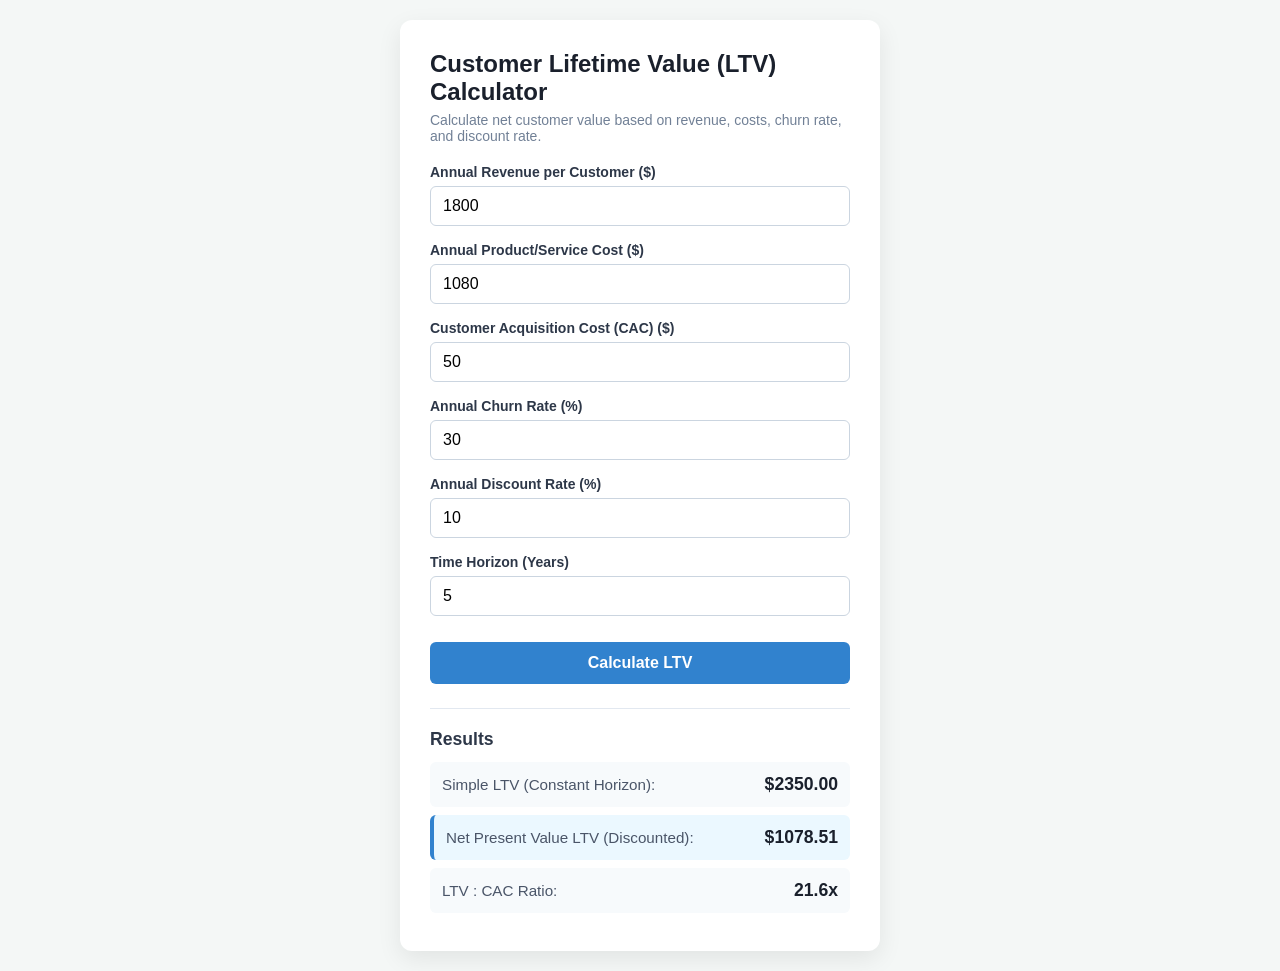
<file: ltv-calc/index.html>
<!DOCTYPE html>
<html lang="en">
<head>
  <meta charset="UTF-8">
  <meta name="viewport" content="width=device-width, initial-scale=1.0">
  <title>Customer Lifetime Value (LTV) Calculator</title>
  <link rel="stylesheet" href="styles.css">
</head>
<body>
  <div class="calculator-container">
    <h2>Customer Lifetime Value (LTV) Calculator</h2>
    <p class="subtitle">Calculate net customer value based on revenue, costs, churn rate, and discount rate.</p>
    
    <form id="ltv-form">
      <div class="input-group">
        <label for="annualRevenue">Annual Revenue per Customer ($)</label>
        <input type="number" id="annualRevenue" value="1800" step="0.01" required>
      </div>

      <div class="input-group">
        <label for="productCost">Annual Product/Service Cost ($)</label>
        <input type="number" id="productCost" value="1080" step="0.01" required>
      </div>

      <div class="input-group">
        <label for="cac">Customer Acquisition Cost (CAC) ($)</label>
        <input type="number" id="cac" value="50" step="0.01" required>
      </div>

      <div class="input-group">
        <label for="churnRate">Annual Churn Rate (%)</label>
        <input type="number" id="churnRate" value="30" step="0.1" min="0.1" max="100" required>
      </div>

      <div class="input-group">
        <label for="discountRate">Annual Discount Rate (%)</label>
        <input type="number" id="discountRate" value="10" step="0.1" min="0" required>
      </div>

      <div class="input-group">
        <label for="timeHorizon">Time Horizon (Years)</label>
        <input type="number" id="timeHorizon" value="5" min="1" max="20" required>
      </div>

      <button type="button" onclick="calculateLTV()">Calculate LTV</button>
    </form>

    <div class="results-container" id="results" style="display:none;">
      <h3>Results</h3>
      <div class="result-card">
        <span>Simple LTV (Constant Horizon):</span>
        <strong id="simpleLTV">$0.00</strong>
      </div>
      <div class="result-card highlight">
        <span>Net Present Value LTV (Discounted):</span>
        <strong id="npvLTV">$0.00</strong>
      </div>
      <div class="result-card">
        <span>LTV : CAC Ratio:</span>
        <strong id="ltvCacRatio">0.0x</strong>
      </div>
    </div>
  </div>

  <script src="script.js"></script>
</body>
</html>
</file>
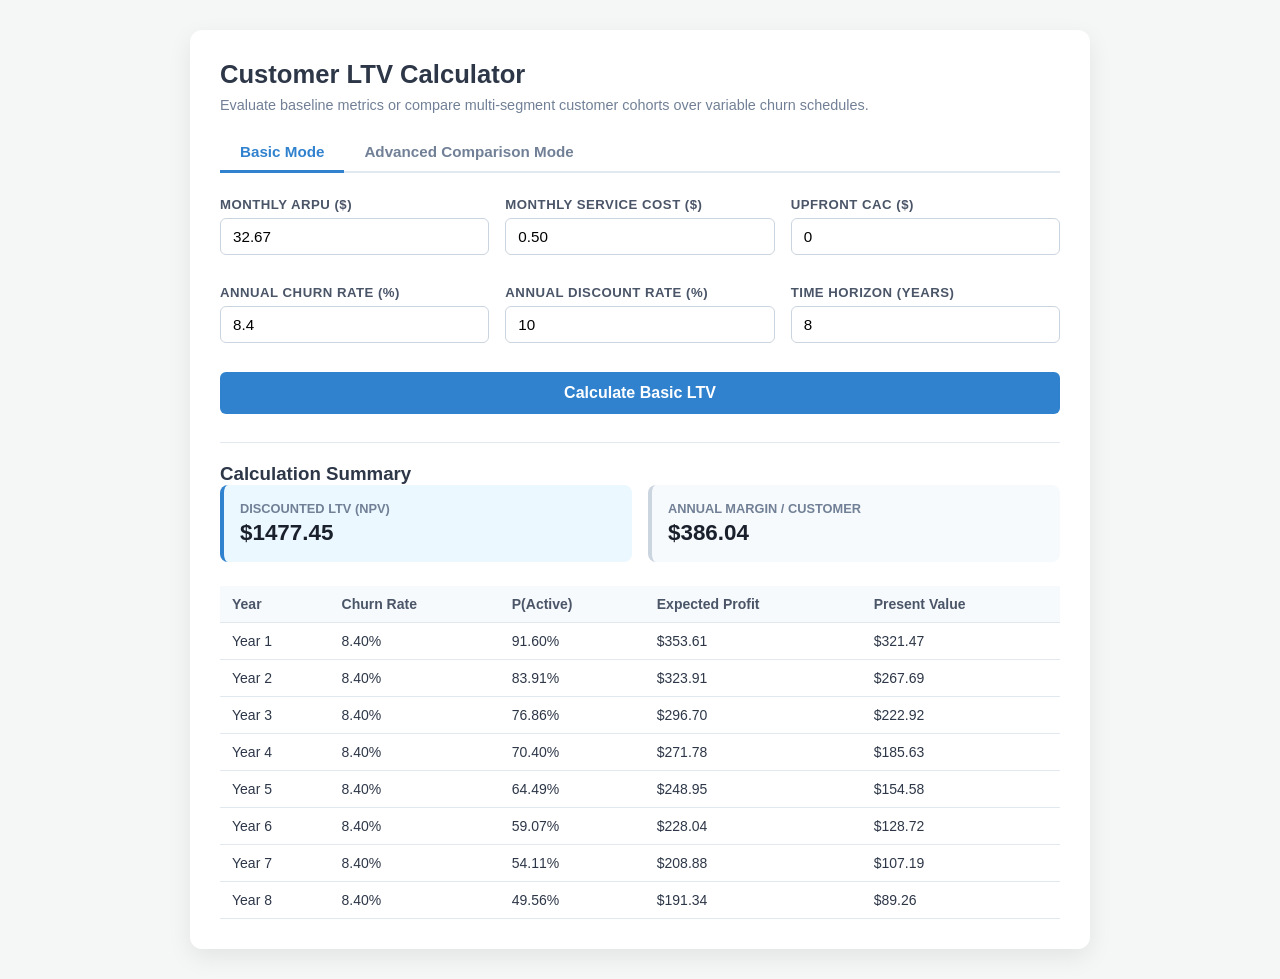
<file: ltv-calc/staging/calc-advanced.html>
<!DOCTYPE html>
<html lang="en">
<head>
  <meta charset="UTF-8">
  <meta name="viewport" content="width=device-width, initial-scale=1.0">
  <title>Customer LTV Calculator - Basic & Advanced</title>
  <style>
    * { box-sizing: border-box; margin: 0; padding: 0; font-family: -apple-system, BlinkMacSystemFont, "Segoe UI", Roboto, sans-serif; }
    body { background-color: #f4f7f6; padding: 30px 15px; color: #2d3748; }
    .calculator-card { background: #ffffff; max-width: 900px; margin: 0 auto; padding: 30px; border-radius: 12px; box-shadow: 0 8px 24px rgba(0,0,0,0.08); }
    h2 { margin-bottom: 8px; font-size: 1.6rem; }
    p.subtitle { color: #718096; font-size: 0.9rem; margin-bottom: 20px; }
    
    /* Mode Navigation Tabs */
    .nav-tabs { display: flex; border-bottom: 2px solid #e2e8f0; margin-bottom: 24px; }
    .tab-btn { padding: 10px 20px; border: none; background: none; font-weight: 600; font-size: 0.95rem; color: #718096; cursor: pointer; border-bottom: 3px solid transparent; margin-bottom: -2px; }
    .tab-btn.active { color: #3182ce; border-bottom-color: #3182ce; }

    /* Form Layouts */
    .grid-2 { display: grid; grid-template-columns: 1fr 1fr; gap: 20px; }
    .grid-3 { display: grid; grid-template-columns: 1fr 1fr 1fr; gap: 16px; }
    .form-group { margin-bottom: 14px; }
    label { display: block; font-size: 0.825rem; font-weight: 600; text-transform: uppercase; letter-spacing: 0.5px; color: #4a5568; margin-bottom: 6px; }
    input { width: 100%; padding: 9px 12px; border: 1px solid #cbd5e0; border-radius: 6px; font-size: 0.95rem; }
    .help-text { font-size: 0.75rem; color: #a0aec0; margin-top: 4px; }

    button.calc-btn { width: 100%; padding: 12px; background-color: #3182ce; color: white; border: none; border-radius: 6px; font-size: 1rem; font-weight: 600; cursor: pointer; margin-top: 15px; transition: background 0.2s; }
    button.calc-btn:hover { background-color: #2b6cb0; }

    /* Results Dashboard */
    .results-panel { margin-top: 28px; padding-top: 20px; border-top: 1px solid #e2e8f0; }
    .metrics-summary { display: grid; grid-template-columns: repeat(auto-fit, minmax(200px, 1fr)); gap: 16px; margin-bottom: 24px; }
    .metric-card { background: #f7fafc; padding: 16px; border-radius: 8px; border-left: 4px solid #cbd5e0; }
    .metric-card.accent { border-left-color: #3182ce; background: #ebf8ff; }
    .metric-card.success { border-left-color: #38a169; background: #f0fff4; }
    .metric-card span { display: block; font-size: 0.8rem; text-transform: uppercase; color: #718096; font-weight: 600; }
    .metric-card strong { font-size: 1.4rem; color: #1a202c; display: block; margin-top: 4px; }

    /* Tables */
    .table-container { overflow-x: auto; margin-top: 16px; }
    table { width: 100%; border-collapse: collapse; text-align: left; font-size: 0.875rem; }
    th, td { padding: 10px 12px; border-bottom: 1px solid #e2e8f0; }
    th { background-color: #f7fafc; color: #4a5568; font-weight: 600; }
  </style>
</head>
<body>

<div class="calculator-card">
  <h2>Customer LTV Calculator</h2>
  <p class="subtitle">Evaluate baseline metrics or compare multi-segment customer cohorts over variable churn schedules.</p>

  <!-- Mode Selector -->
  <div class="nav-tabs">
    <button class="tab-btn active" id="tab-basic" onclick="switchMode('basic')">Basic Mode</button>
    <button class="tab-btn" id="tab-advanced" onclick="switchMode('advanced')">Advanced Comparison Mode</button>
  </div>

  <!-- BASIC MODE FORM -->
  <div id="mode-basic">
    <div class="grid-3">
      <div class="form-group">
        <label>Monthly ARPU ($)</label>
        <input type="number" id="b-arpu" value="32.67" step="0.01">
      </div>
      <div class="form-group">
        <label>Monthly Service Cost ($)</label>
        <input type="number" id="b-cost" value="0.50" step="0.01">
      </div>
      <div class="form-group">
        <label>Upfront CAC ($)</label>
        <input type="number" id="b-cac" value="0" step="0.01">
      </div>
      <div class="form-group">
        <label>Annual Churn Rate (%)</label>
        <input type="number" id="b-churn" value="8.4" step="0.1">
      </div>
      <div class="form-group">
        <label>Annual Discount Rate (%)</label>
        <input type="number" id="b-discount" value="10" step="0.1">
      </div>
      <div class="form-group">
        <label>Time Horizon (Years)</label>
        <input type="number" id="b-horizon" value="8" min="1" max="15">
      </div>
    </div>
    <button class="calc-btn" onclick="calculateBasic()">Calculate Basic LTV</button>
  </div>

  <!-- ADVANCED MODE FORM -->
  <div id="mode-advanced" style="display: none;">
    <div class="grid-3" style="margin-bottom: 15px;">
      <div class="form-group">
        <label>Annual Discount Rate (%)</label>
        <input type="number" id="a-discount" value="10" step="0.1">
      </div>
      <div class="form-group">
        <label>Time Horizon (Years)</label>
        <input type="number" id="a-horizon" value="8" min="1" max="12" onchange="adjustYears()">
      </div>
    </div>

    <div class="grid-2">
      <!-- Segment A -->
      <div style="background: #faf5ff; padding: 16px; border-radius: 8px; border: 1px solid #e9d8fd;">
        <h4 style="margin-bottom: 12px; color: #6b46c1;">Segment A (e.g., Auto Pay)</h4>
        <div class="form-group">
          <label>Monthly ARPU ($)</label>
          <input type="number" id="segA-arpu" value="32.67" step="0.01">
        </div>
        <div class="form-group">
          <label>Monthly Cost ($)</label>
          <input type="number" id="segA-cost" value="0.50" step="0.01">
        </div>
        <div class="form-group">
          <label>Upfront CAC ($)</label>
          <input type="number" id="segA-cac" value="0" step="0.01">
        </div>
        <div class="form-group">
          <label>Annual Churn Schedule (%)</label>
          <input type="text" id="segA-churns" value="3.2, 7.0, 9.7, 10.3, 9.5, 7.8, 6.9, 5.9">
          <div class="help-text">Comma-separated churn % per year (1 to N)</div>
        </div>
      </div>

      <!-- Segment B -->
      <div style="background: #fffaf0; padding: 16px; border-radius: 8px; border: 1px solid #feebc8;">
        <h4 style="margin-bottom: 12px; color: #c05621;">Segment B (e.g., No Auto Pay)</h4>
        <div class="form-group">
          <label>Monthly ARPU ($)</label>
          <input type="number" id="segB-arpu" value="30.64" step="0.01">
        </div>
        <div class="form-group">
          <label>Monthly Cost ($)</label>
          <input type="number" id="segB-cost" value="0.50" step="0.01">
        </div>
        <div class="form-group">
          <label>Upfront CAC ($)</label>
          <input type="number" id="segB-cac" value="0" step="0.01">
        </div>
        <div class="form-group">
          <label>Annual Churn Schedule (%)</label>
          <input type="text" id="segB-churns" value="8.4, 12.2, 16.2, 15.4, 13.4, 12.0, 11.1, 9.6">
          <div class="help-text">Comma-separated churn % per year (1 to N)</div>
        </div>
      </div>
    </div>
    <button class="calc-btn" onclick="calculateAdvanced()">Compare Customer Segments</button>
  </div>

  <!-- RESULTS SECTION -->
  <div class="results-panel" id="results" style="display: none;">
    <h3>Calculation Summary</h3>
    <div class="metrics-summary" id="metrics-output"></div>
    <div class="table-container" id="table-output"></div>
  </div>
</div>

<script>
  let currentMode = 'basic';

  function switchMode(mode) {
    currentMode = mode;
    document.getElementById('tab-basic').classList.toggle('active', mode === 'basic');
    document.getElementById('tab-advanced').classList.toggle('active', mode === 'advanced');
    document.getElementById('mode-basic').style.display = mode === 'basic' ? 'block' : 'none';
    document.getElementById('mode-advanced').style.display = mode === 'advanced' ? 'block' : 'none';
    document.getElementById('results').style.display = 'none';
  }

  function calculateBasic() {
    const arpu = parseFloat(document.getElementById('b-arpu').value) || 0;
    const cost = parseFloat(document.getElementById('b-cost').value) || 0;
    const cac = parseFloat(document.getElementById('b-cac').value) || 0;
    const churn = (parseFloat(document.getElementById('b-churn').value) || 0) / 100;
    const discount = (parseFloat(document.getElementById('b-discount').value) || 0) / 100;
    const horizon = parseInt(document.getElementById('b-horizon').value) || 1;

    const annualMargin = (arpu - cost) * 12;
    let npvLTV = -cac;
    let activeProb = 1.0;
    let rowsHTML = '';

    for (let yr = 1; yr <= horizon; yr++) {
      activeProb *= (1 - churn);
      const expectedProfit = annualMargin * activeProb;
      const pv = expectedProfit / Math.pow(1 + discount, yr);
      npvLTV += pv;

      rowsHTML += `<tr>
        <td>Year ${yr}</td>
        <td>${(churn * 100).toFixed(2)}%</td>
        <td>${(activeProb * 100).toFixed(2)}%</td>
        <td>$${expectedProfit.toFixed(2)}</td>
        <td>$${pv.toFixed(2)}</td>
      </tr>`;
    }

    document.getElementById('metrics-output').innerHTML = `
      <div class="metric-card accent">
        <span>Discounted LTV (NPV)</span>
        <strong>$${npvLTV.toFixed(2)}</strong>
      </div>
      <div class="metric-card">
        <span>Annual Margin / Customer</span>
        <strong>$${annualMargin.toFixed(2)}</strong>
      </div>
    `;

    document.getElementById('table-output').innerHTML = `
      <table>
        <thead>
          <tr>
            <th>Year</th><th>Churn Rate</th><th>P(Active)</th><th>Expected Profit</th><th>Present Value</th>
          </tr>
        </thead>
        <tbody>${rowsHTML}</tbody>
      </table>`;
    
    document.getElementById('results').style.display = 'block';
  }

  function parseSchedule(inputStr, length) {
    const arr = inputStr.split(',').map(v => parseFloat(v.trim()) / 100 || 0);
    while (arr.length < length) arr.push(arr[arr.length - 1] || 0);
    return arr.slice(0, length);
  }

  function calculateAdvanced() {
    const horizon = parseInt(document.getElementById('a-horizon').value) || 1;
    const discount = (parseFloat(document.getElementById('a-discount').value) || 0) / 100;

    const segA = {
      arpu: parseFloat(document.getElementById('segA-arpu').value) || 0,
      cost: parseFloat(document.getElementById('segA-cost').value) || 0,
      cac: parseFloat(document.getElementById('segA-cac').value) || 0,
      churns: parseSchedule(document.getElementById('segA-churns').value, horizon)
    };

    const segB = {
      arpu: parseFloat(document.getElementById('segB-arpu').value) || 0,
      cost: parseFloat(document.getElementById('segB-cost').value) || 0,
      cac: parseFloat(document.getElementById('segB-cac').value) || 0,
      churns: parseSchedule(document.getElementById('segB-churns').value, horizon)
    };

    const marginA = (segA.arpu - segA.cost) * 12;
    const marginB = (segB.arpu - segB.cost) * 12;

    let ltvA = -segA.cac, ltvB = -segB.cac;
    let probA = 1.0, probB = 1.0;
    let rowsHTML = '';

    for (let yr = 1; yr <= horizon; yr++) {
      probA *= (1 - segA.churns[yr - 1]);
      probB *= (1 - segB.churns[yr - 1]);

      const expProfitA = marginA * probA;
      const expProfitB = marginB * probB;

      const pvA = expProfitA / Math.pow(1 + discount, yr);
      const pvB = expProfitB / Math.pow(1 + discount, yr);

      ltvA += pvA;
      ltvB += pvB;

      rowsHTML += `<tr>
        <td>Year ${yr}</td>
        <td>${(segA.churns[yr - 1] * 100).toFixed(1)}% / ${(segB.churns[yr - 1] * 100).toFixed(1)}%</td>
        <td>${(probA * 100).toFixed(1)}% / ${(probB * 100).toFixed(1)}%</td>
        <td>$${pvA.toFixed(2)}</td>
        <td>$${pvB.toFixed(2)}</td>
        <td><strong>+$${(pvA - pvB).toFixed(2)}</strong></td>
      </tr>`;
    }

    const deltaLTV = ltvA - ltvB;

    document.getElementById('metrics-output').innerHTML = `
      <div class="metric-card accent">
        <span>Segment A LTV</span>
        <strong>$${ltvA.toFixed(2)}</strong>
      </div>
      <div class="metric-card">
        <span>Segment B LTV</span>
        <strong>$${ltvB.toFixed(2)}</strong>
      </div>
      <div class="metric-card success">
        <span>Max Incentive / Delta</span>
        <strong>$${deltaLTV.toFixed(2)}</strong>
      </div>
    `;

    document.getElementById('table-output').innerHTML = `
      <table>
        <thead>
          <tr>
            <th>Year</th><th>Churn (A / B)</th><th>P(Active) (A / B)</th><th>PV Profit (A)</th><th>PV Profit (B)</th><th>PV Delta</th>
          </tr>
        </thead>
        <tbody>${rowsHTML}</tbody>
      </table>`;

    document.getElementById('results').style.display = 'block';
  }

  // Load basic mode by default
  window.onload = calculateBasic;
</script>
</body>
</html>
</file>
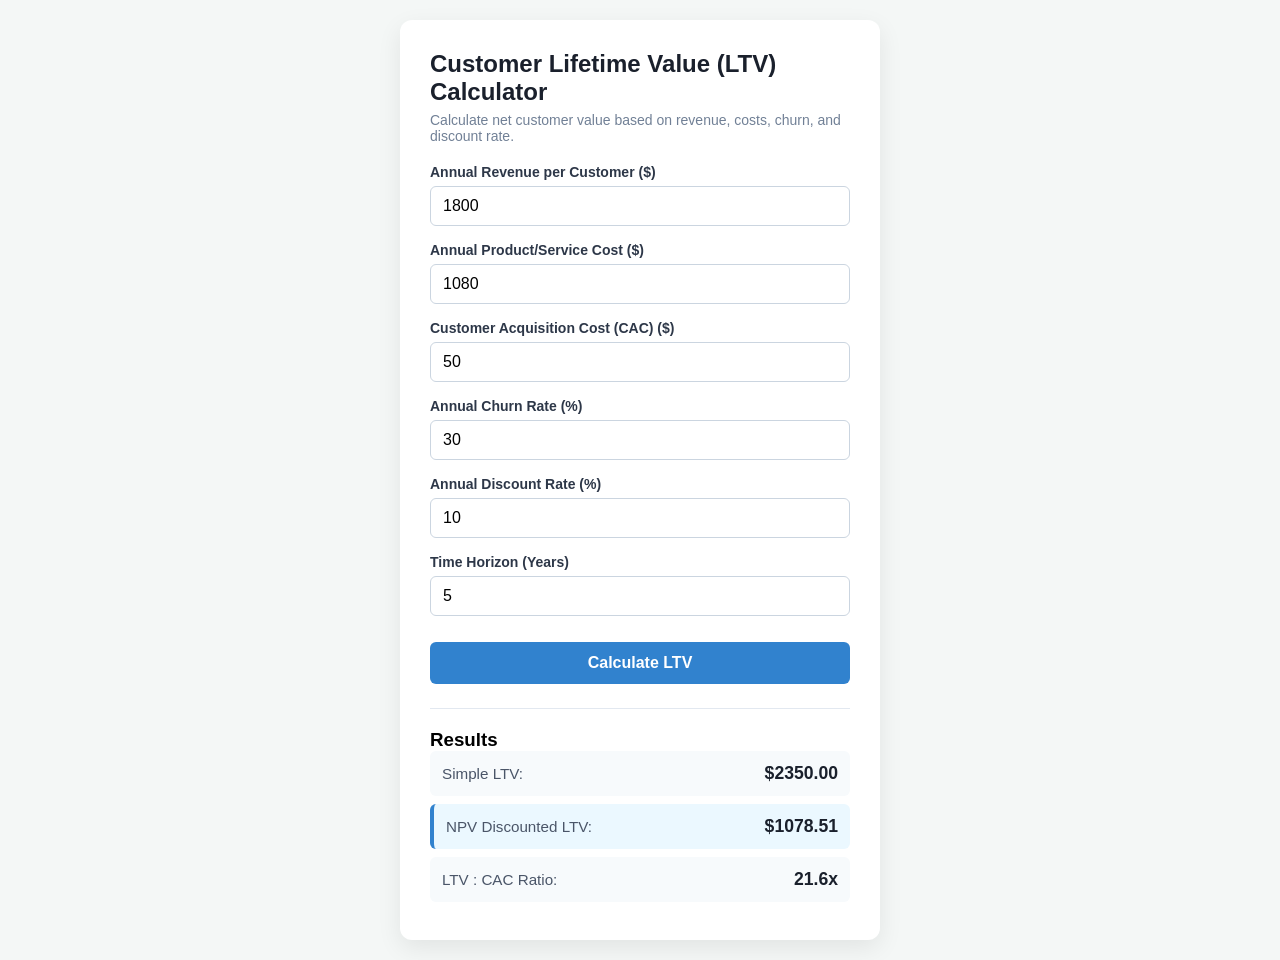
<file: ltv-calc/staging/calculator.html>
<!DOCTYPE html>
<html lang="en">
<head>
  <meta charset="UTF-8">
  <meta name="viewport" content="width=device-width, initial-scale=1.0">
  <title>Customer Lifetime Value (LTV) Calculator</title>
  <style>
    * { box-sizing: border-box; margin: 0; padding: 0; font-family: -apple-system, BlinkMacSystemFont, "Segoe UI", Roboto, sans-serif; }
    body { background-color: #f4f7f6; display: flex; justify-content: center; align-items: center; min-height: 100vh; padding: 20px; }
    .calculator-container { background: #ffffff; padding: 30px; border-radius: 12px; box-shadow: 0 8px 24px rgba(0,0,0,0.08); max-width: 480px; width: 100%; }
    h2 { color: #1a202c; margin-bottom: 6px; font-size: 1.5rem; }
    .subtitle { color: #718096; font-size: 0.875rem; margin-bottom: 20px; }
    .input-group { margin-bottom: 16px; }
    label { display: block; font-size: 0.875rem; font-weight: 600; color: #2d3748; margin-bottom: 6px; }
    input { width: 100%; padding: 10px 12px; border: 1px solid #cbd5e0; border-radius: 6px; font-size: 1rem; }
    button { width: 100%; padding: 12px; background-color: #3182ce; color: white; border: none; border-radius: 6px; font-size: 1rem; font-weight: 600; cursor: pointer; margin-top: 10px; }
    button:hover { background-color: #2b6cb0; }
    .results-container { margin-top: 24px; padding-top: 20px; border-top: 1px solid #e2e8f0; }
    .result-card { display: flex; justify-content: space-between; align-items: center; padding: 12px; background-color: #f7fafc; border-radius: 6px; margin-bottom: 8px; font-size: 0.95rem; color: #4a5568; }
    .result-card.highlight { background-color: #ebf8ff; border-left: 4px solid #3182ce; }
    .result-card strong { font-size: 1.1rem; color: #1a202c; }
  </style>
</head>
<body>
  <div class="calculator-container">
    <h2>Customer Lifetime Value (LTV) Calculator</h2>
    <p class="subtitle">Calculate net customer value based on revenue, costs, churn, and discount rate.</p>
    
    <form id="ltv-form">
      <div class="input-group">
        <label for="annualRevenue">Annual Revenue per Customer ($)</label>
        <input type="number" id="annualRevenue" value="1800" step="0.01">
      </div>
      <div class="input-group">
        <label for="productCost">Annual Product/Service Cost ($)</label>
        <input type="number" id="productCost" value="1080" step="0.01">
      </div>
      <div class="input-group">
        <label for="cac">Customer Acquisition Cost (CAC) ($)</label>
        <input type="number" id="cac" value="50" step="0.01">
      </div>
      <div class="input-group">
        <label for="churnRate">Annual Churn Rate (%)</label>
        <input type="number" id="churnRate" value="30" step="0.1">
      </div>
      <div class="input-group">
        <label for="discountRate">Annual Discount Rate (%)</label>
        <input type="number" id="discountRate" value="10" step="0.1">
      </div>
      <div class="input-group">
        <label for="timeHorizon">Time Horizon (Years)</label>
        <input type="number" id="timeHorizon" value="5" min="1" max="20">
      </div>
      <button type="button" onclick="calculateLTV()">Calculate LTV</button>
    </form>

    <div class="results-container" id="results">
      <h3>Results</h3>
      <div class="result-card">
        <span>Simple LTV:</span>
        <strong id="simpleLTV">$0.00</strong>
      </div>
      <div class="result-card highlight">
        <span>NPV Discounted LTV:</span>
        <strong id="npvLTV">$0.00</strong>
      </div>
      <div class="result-card">
        <span>LTV : CAC Ratio:</span>
        <strong id="ltvCacRatio">0.0x</strong>
      </div>
    </div>
  </div>

  <script>
    function calculateLTV() {
      const revenue = parseFloat(document.getElementById('annualRevenue').value) || 0;
      const cost = parseFloat(document.getElementById('productCost').value) || 0;
      const cac = parseFloat(document.getElementById('cac').value) || 0;
      const churnRate = (parseFloat(document.getElementById('churnRate').value) || 0) / 100;
      const discountRate = (parseFloat(document.getElementById('discountRate').value) || 0) / 100;
      const years = parseInt(document.getElementById('timeHorizon').value) || 1;

      const annualMargin = revenue - cost;

      let simpleLTV = churnRate > 0 ? (annualMargin / churnRate) - cac : 0;

      let npvLTV = -cac;
      let activeProbability = 1.0;

      for (let year = 1; year <= years; year++) {
        activeProbability *= (1 - churnRate);
        const expectedProfit = annualMargin * activeProbability;
        const presentValue = expectedProfit / Math.pow(1 + discountRate, year);
        npvLTV += presentValue;
      }

      const ltvCacRatio = cac > 0 ? (npvLTV / cac) : 0;

      document.getElementById('simpleLTV').textContent = '$' + simpleLTV.toFixed(2);
      document.getElementById('npvLTV').textContent = '$' + npvLTV.toFixed(2);
      document.getElementById('ltvCacRatio').textContent = ltvCacRatio.toFixed(1) + 'x';
    }

    window.onload = calculateLTV;
  </script>
</body>
</html>
</file>
<file: ltv-calc/styles.css>
* {
  box-sizing: border-box;
  margin: 0;
  padding: 0;
  font-family: -apple-system, BlinkMacSystemFont, "Segoe UI", Roboto, Helvetica, Arial, sans-serif;
}

body {
  background-color: #f4f7f6;
  display: flex;
  justify-content: center;
  align-items: center;
  min-height: 100vh;
  padding: 20px;
}

.calculator-container {
  background: #ffffff;
  padding: 30px;
  border-radius: 12px;
  box-shadow: 0 8px 24px rgba(0, 0, 0, 0.08);
  max-width: 480px;
  width: 100%;
}

h2 {
  color: #1a202c;
  margin-bottom: 6px;
  font-size: 1.5rem;
}

.subtitle {
  color: #718096;
  font-size: 0.875rem;
  margin-bottom: 20px;
}

.input-group {
  margin-bottom: 16px;
}

label {
  display: block;
  font-size: 0.875rem;
  font-weight: 600;
  color: #2d3748;
  margin-bottom: 6px;
}

input {
  width: 100%;
  padding: 10px 12px;
  border: 1px solid #cbd5e0;
  border-radius: 6px;
  font-size: 1rem;
  transition: border-color 0.2s;
}

input:focus {
  outline: none;
  border-color: #3182ce;
}

button {
  width: 100%;
  padding: 12px;
  background-color: #3182ce;
  color: white;
  border: none;
  border-radius: 6px;
  font-size: 1rem;
  font-weight: 600;
  cursor: pointer;
  margin-top: 10px;
  transition: background-color 0.2s;
}

button:hover {
  background-color: #2b6cb0;
}

.results-container {
  margin-top: 24px;
  padding-top: 20px;
  border-top: 1px solid #e2e8f0;
}

.results-container h3 {
  font-size: 1.1rem;
  color: #2d3748;
  margin-bottom: 12px;
}

.result-card {
  display: flex;
  justify-content: space-between;
  align-items: center;
  padding: 12px;
  background-color: #f7fafc;
  border-radius: 6px;
  margin-bottom: 8px;
  font-size: 0.95rem;
  color: #4a5568;
}

.result-card.highlight {
  background-color: #ebf8ff;
  border-left: 4px solid #3182ce;
}

.result-card strong {
  font-size: 1.1rem;
  color: #1a202c;
}
</file>
